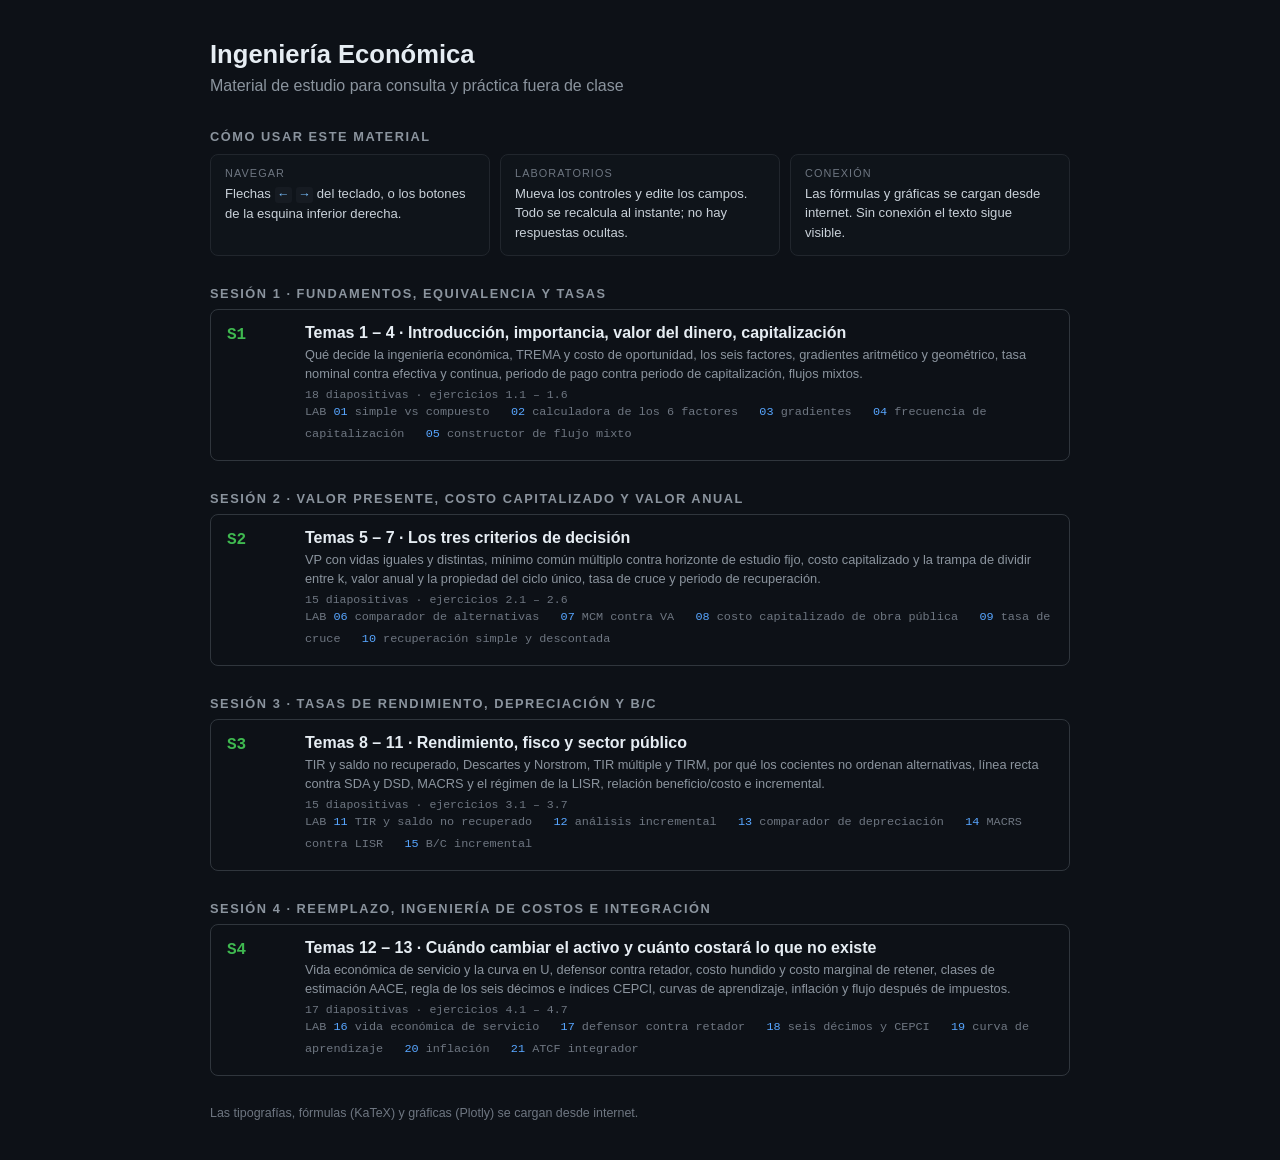
<file: index.html>
<!DOCTYPE html>
<html lang="es"><head><meta charset="UTF-8">
<meta http-equiv="refresh" content="0; url=00_Indice.html">
<title>Ingeniería Económica</title></head>
<body><a href="00_Indice.html">Ir al índice</a></body></html>
</file>
